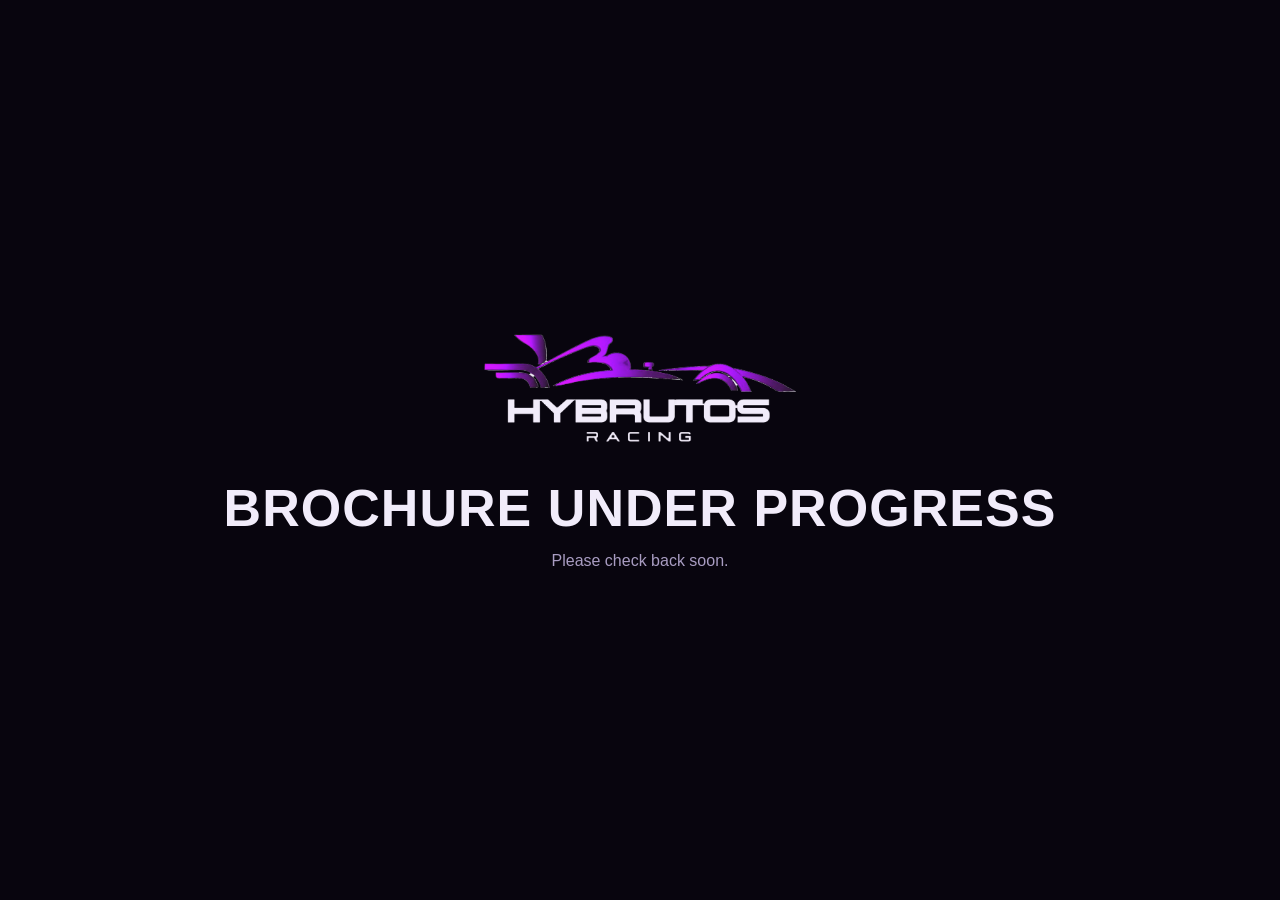
<file: brochure.html>
<!DOCTYPE html>
<html lang="en"><head><meta charset="utf-8"><meta name="viewport" content="width=device-width, initial-scale=1">
<title>Brochure | Hybrutos Racing</title><link rel="icon" type="image/png" href="favicon.png">
<style>html,body{height:100%;margin:0}body{display:grid;place-items:center;background:#08050E;color:#F1ECFA;font-family:'Helvetica Neue',Arial,sans-serif;text-align:center;padding:24px;box-sizing:border-box}
img{width:min(320px,80vw);height:auto;margin-bottom:28px}h1{font-size:clamp(28px,6vw,52px);margin:0;letter-spacing:.02em;text-transform:uppercase}
p{color:#A99DC2;margin:14px 0 0}</style></head>
<body><main><img src="logo.png" alt="Hybrutos Racing"><h1>Brochure under progress</h1><p>Please check back soon.</p></main></body></html>
</file>
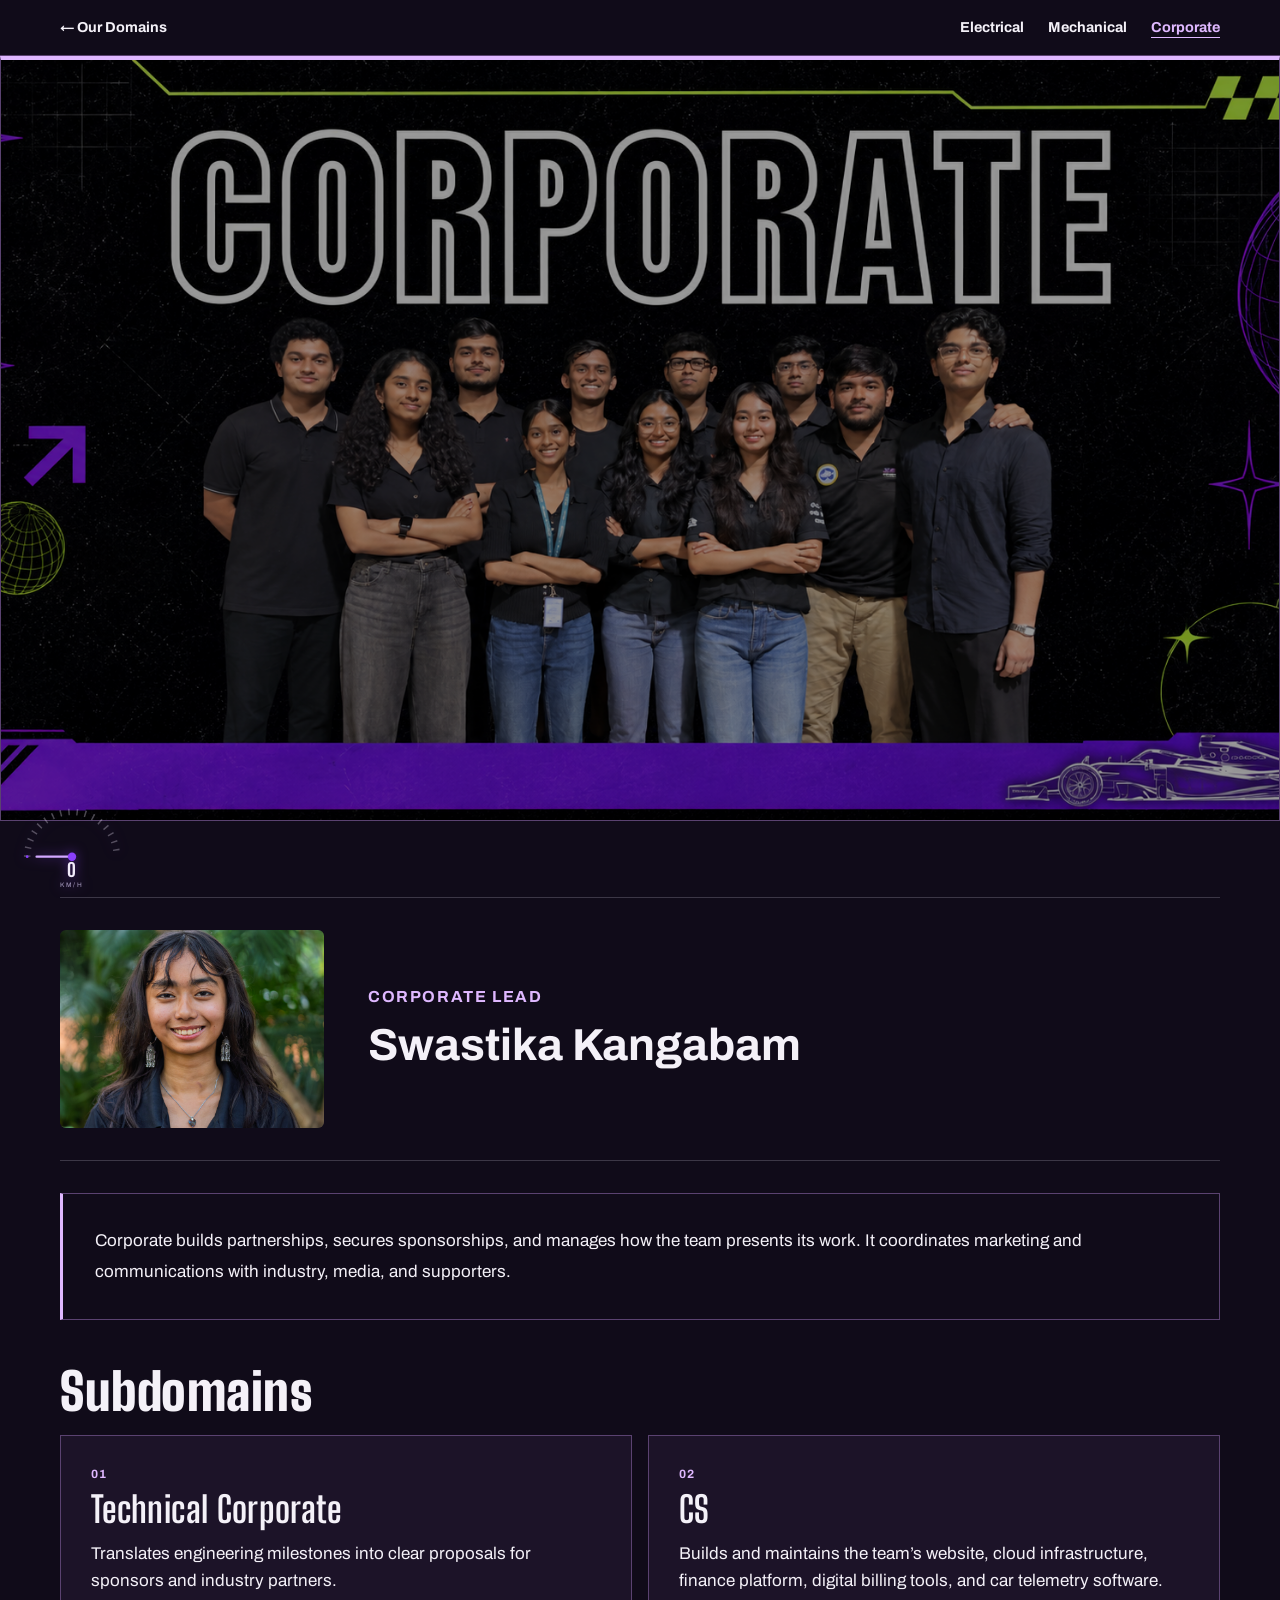
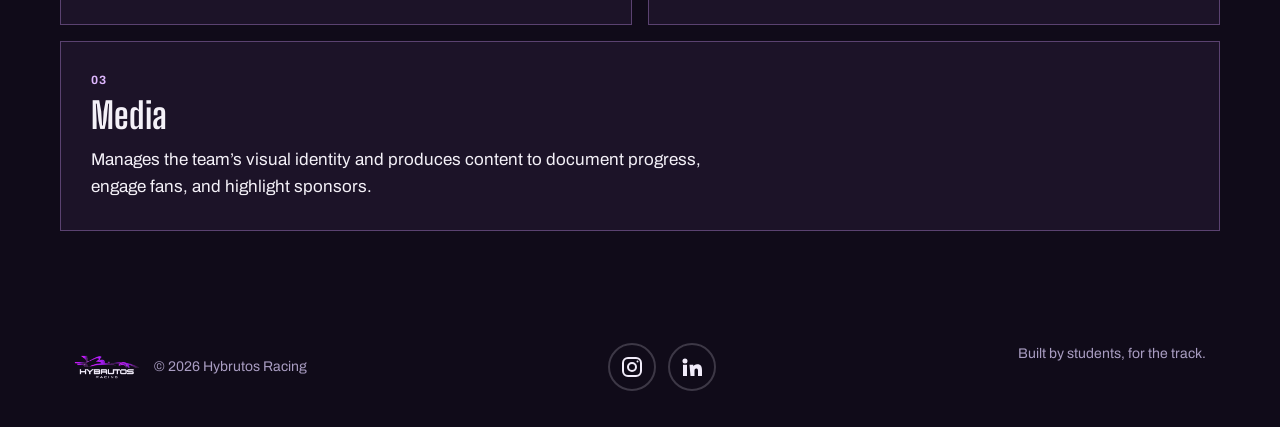
<file: corporate.html>
<!doctype html>
<html lang="en">
<head>
  <meta charset="utf-8">
  <meta name="viewport" content="width=device-width, initial-scale=1">
  <meta name="description" content="Corporate builds partnerships, secures sponsorships, and manages how the team presents its work. It coordinates marketing and communications with industry, media, and supporters.">
  <title>Corporate | Hybrutos Racing</title>
  <link rel="icon" href="favicon.png">
  <link href="https://fonts.googleapis.com/css2?family=Big+Shoulders+Display:wght@700;800;900&amp;family=Archivo:wght@400;500;700&amp;display=swap" rel="stylesheet">
  <link rel="stylesheet" href="style.css">
</head>
<body class="detail-page detail-corporate">
  <div id="wheel" aria-hidden="true">
    <svg viewBox="0 0 64 64">
      <g id="tyre">
        <circle cx="32" cy="32" r="31" fill="#0b0813" stroke="#3b2a63" stroke-width="1.5"/>
        <circle cx="32" cy="32" r="27.5" fill="none" stroke="#241a3a" stroke-width="5" stroke-dasharray="5 3"/>
        <path d="M32 6.5a25.5 25.5 0 0 1 22 12.5" fill="none" stroke="#D2A8FF" stroke-width="3" stroke-linecap="round"/>
        <circle cx="32" cy="32" r="18" fill="#161026" stroke="#8A3FFC" stroke-width="2"/>
        <path d="M32 16v8M32 40v8M16 32h8M40 32h8M20.7 20.7l5.7 5.7M37.6 37.6l5.7 5.7M43.3 20.7l-5.7 5.7M26.4 37.6l-5.7 5.7" stroke="#D2A8FF" stroke-width="2.2" stroke-linecap="round"/>
        <circle cx="32" cy="32" r="5" fill="#8A3FFC"/>
        <circle cx="32" cy="32" r="1.8" fill="#0b0813"/>
      </g>
    </svg>
  </div>

  <div id="speedo" aria-hidden="true">
    <svg viewBox="0 0 120 98">
      <defs>
        <linearGradient id="sg" x1="0" x2="1">
          <stop offset="0" stop-color="#8A3FFC"/>
          <stop offset="1" stop-color="#D2A8FF"/>
        </linearGradient>
      </defs>
      <path d="M12 64A48 48 0 0 1 108 64" fill="none" stroke="rgba(241,236,250,.3)" stroke-width="7" stroke-dasharray="1.6 7.3"/>
      <path id="sarc" d="M12 64A48 48 0 0 1 108 64" fill="none" stroke="url(#sg)" stroke-width="3" stroke-linecap="round" pathLength="100" stroke-dasharray="0 100"/>
      <line id="sneedle" x1="60" y1="64" x2="60" y2="26" stroke="#D2A8FF" stroke-width="2.4" stroke-linecap="round" transform="rotate(-90 60 64)"/>
      <circle cx="60" cy="64" r="4.5" fill="#8A3FFC"/>
      <text id="snum" x="60" y="86" text-anchor="middle" font-size="20" font-weight="800" fill="#F1ECFA" style="font-family:var(--display)">0</text>
      <text x="60" y="96" text-anchor="middle" font-size="7" letter-spacing="2" fill="#A99DC2" style="font-family:var(--body)">KM/H</text>
    </svg>
  </div>

  <header class="detail-top">
    <div class="detail-shell">
      <a href="index.html#teams">← Our Domains</a>
      <nav aria-label="Domains">
        <a href="electrical.html">Electrical</a>
        <a href="mechanical.html">Mechanical</a>
        <a href="corporate.html" aria-current="page">Corporate</a>
      </nav>
    </div>
  </header>
  <main class="detail-shell">
    <header class="detail-hero">
      <img class="detail-background" src="img/corp.png" alt="" aria-hidden="true">
    </header>
    <section class="detail-content" aria-labelledby="subdomains-title">
      <div class="detail-lead detail-lead-below domain-lead-profile">
        <img class="detail-portrait" src="img/domain-corporate.jpg" alt="Swastika Kangabam, Corporate Lead" decoding="async">
        <div><span class="detail-label">Corporate Lead</span><strong>Swastika Kangabam</strong></div>
      </div>
      <p class="domain-description">Corporate builds partnerships, secures sponsorships, and manages how the team presents its work. It coordinates marketing and communications with industry, media, and supporters.</p>
      <h2 id="subdomains-title">Subdomains</h2>
      <div class="detail-grid">
        <article class="detail-card">
          <span class="detail-label" aria-hidden="true">01</span>
          <div><h3>Technical Corporate</h3><p>Translates engineering milestones into clear proposals for sponsors and industry partners.</p></div>
          
        </article>
        <article class="detail-card">
          <span class="detail-label" aria-hidden="true">02</span>
          <div><h3>CS</h3><p>Builds and maintains the team’s website, cloud infrastructure, finance platform, digital billing tools, and car telemetry software.</p></div>
          
        </article>
        <article class="detail-card">
          <span class="detail-label" aria-hidden="true">03</span>
          <div><h3>Media</h3><p>Manages the team’s visual identity and produces content to document progress, engage fans, and highlight sponsors.</p></div>
          
        </article>
      </div>
    </section>
  </main>

  <footer>
    <div class="wrap">
      <span class="flogo">
        <img src="logo.png" alt="" width="66" height="24">
        <span>© 2026 Hybrutos Racing</span>
      </span>

      <span class="social sm">
        <a href="https://www.instagram.com/hybrutosracing/" target="_blank" rel="noopener noreferrer" aria-label="Hybrutos Racing on Instagram">
          <svg viewBox="0 0 24 24" fill="none" stroke="currentColor" stroke-width="2" stroke-linecap="round" stroke-linejoin="round">
            <rect x="3" y="3" width="18" height="18" rx="5"/>
            <circle cx="12" cy="12" r="4"/>
            <circle cx="17.5" cy="6.5" r="1" fill="currentColor" stroke="none"/>
          </svg>
        </a>
        <a href="https://www.linkedin.com/company/hybrutos-racing/home/" target="_blank" rel="noopener noreferrer" aria-label="Hybrutos Racing on LinkedIn">
          <svg viewBox="0 0 24 24" fill="currentColor">
            <path d="M4.98 3.5a2.5 2.5 0 1 1 0 5 2.5 2.5 0 0 1 0-5zM3 9.75h4V21H3zM9.5 9.75h3.8v1.6h.06c.53-1 1.84-2.05 3.8-2.05 4.06 0 4.84 2.67 4.84 6.14V21h-4v-4.9c0-1.17-.02-2.67-1.63-2.67-1.63 0-1.88 1.27-1.88 2.58V21h-4z"/>
          </svg>
        </a>
      </span>

      <span>Built by students, for the track.</span>
    </div>
  </footer>

  <script src="script.js"></script>
</body>
</html>
</file>
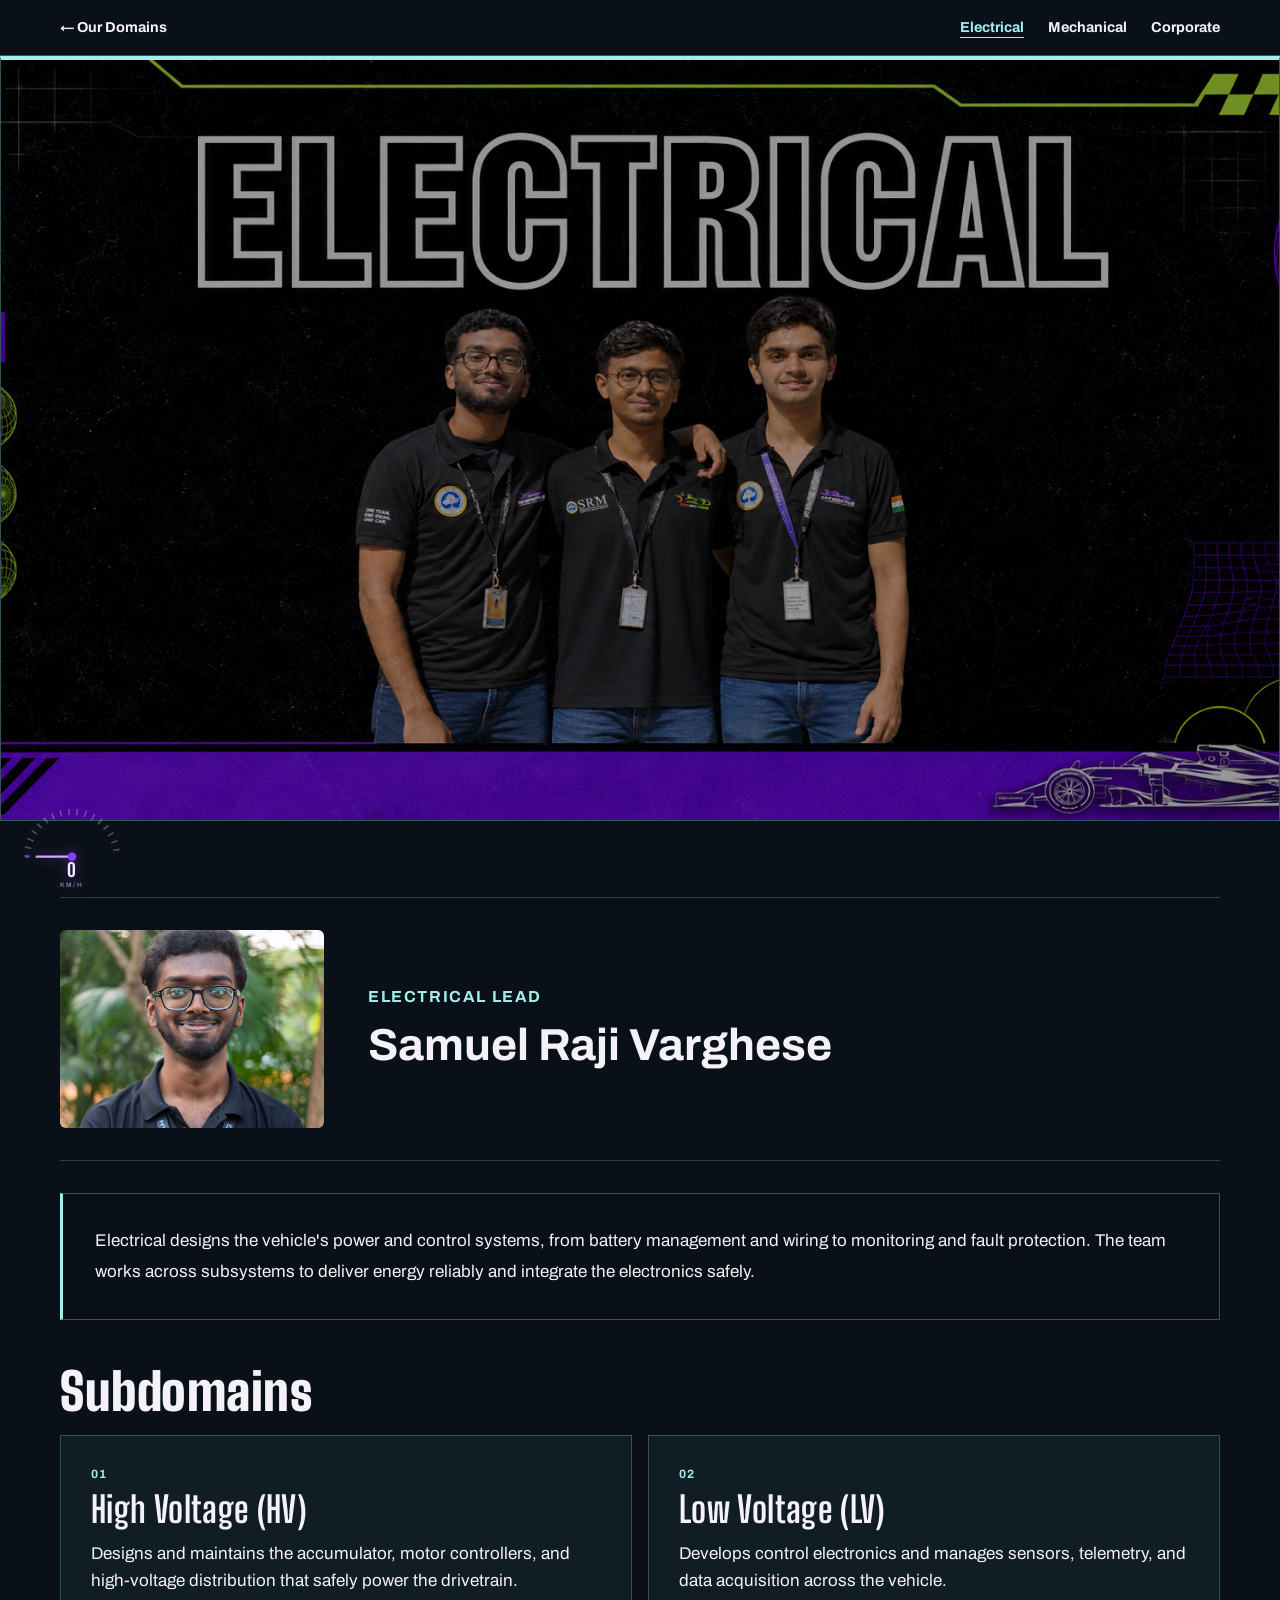
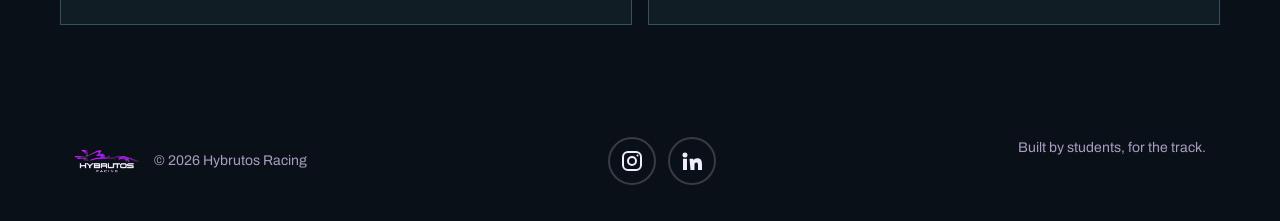
<file: electrical.html>
<!doctype html>
<html lang="en">
<head>
  <meta charset="utf-8">
  <meta name="viewport" content="width=device-width, initial-scale=1">
  <meta name="description" content="Electrical designs the vehicle’s power and control systems, from battery management and wiring to monitoring and fault protection. The team works across subsystems to deliver energy reliably and integrate the electronics safely.">
  <title>Electrical | Hybrutos Racing</title>
  <link rel="icon" href="favicon.png">
  <link href="https://fonts.googleapis.com/css2?family=Big+Shoulders+Display:wght@700;800;900&amp;family=Archivo:wght@400;500;700&amp;display=swap" rel="stylesheet">
  <link rel="stylesheet" href="style.css">
</head>
<body class="detail-page detail-electrical">
  <div id="wheel" aria-hidden="true">
    <svg viewBox="0 0 64 64">
      <g id="tyre">
        <circle cx="32" cy="32" r="31" fill="#0b0813" stroke="#3b2a63" stroke-width="1.5"/>
        <circle cx="32" cy="32" r="27.5" fill="none" stroke="#241a3a" stroke-width="5" stroke-dasharray="5 3"/>
        <path d="M32 6.5a25.5 25.5 0 0 1 22 12.5" fill="none" stroke="#D2A8FF" stroke-width="3" stroke-linecap="round"/>
        <circle cx="32" cy="32" r="18" fill="#161026" stroke="#8A3FFC" stroke-width="2"/>
        <path d="M32 16v8M32 40v8M16 32h8M40 32h8M20.7 20.7l5.7 5.7M37.6 37.6l5.7 5.7M43.3 20.7l-5.7 5.7M26.4 37.6l-5.7 5.7" stroke="#D2A8FF" stroke-width="2.2" stroke-linecap="round"/>
        <circle cx="32" cy="32" r="5" fill="#8A3FFC"/>
        <circle cx="32" cy="32" r="1.8" fill="#0b0813"/>
      </g>
    </svg>
  </div>

  <div id="speedo" aria-hidden="true">
    <svg viewBox="0 0 120 98">
      <defs>
        <linearGradient id="sg" x1="0" x2="1">
          <stop offset="0" stop-color="#8A3FFC"/>
          <stop offset="1" stop-color="#D2A8FF"/>
        </linearGradient>
      </defs>
      <path d="M12 64A48 48 0 0 1 108 64" fill="none" stroke="rgba(241,236,250,.3)" stroke-width="7" stroke-dasharray="1.6 7.3"/>
      <path id="sarc" d="M12 64A48 48 0 0 1 108 64" fill="none" stroke="url(#sg)" stroke-width="3" stroke-linecap="round" pathLength="100" stroke-dasharray="0 100"/>
      <line id="sneedle" x1="60" y1="64" x2="60" y2="26" stroke="#D2A8FF" stroke-width="2.4" stroke-linecap="round" transform="rotate(-90 60 64)"/>
      <circle cx="60" cy="64" r="4.5" fill="#8A3FFC"/>
      <text id="snum" x="60" y="86" text-anchor="middle" font-size="20" font-weight="800" fill="#F1ECFA" style="font-family:var(--display)">0</text>
      <text x="60" y="96" text-anchor="middle" font-size="7" letter-spacing="2" fill="#A99DC2" style="font-family:var(--body)">KM/H</text>
    </svg>
  </div>

  <header class="detail-top">
    <div class="detail-shell">
      <a href="index.html#teams">← Our Domains</a>
      <nav aria-label="Domains">
        <a href="electrical.html" aria-current="page">Electrical</a>
        <a href="mechanical.html">Mechanical</a>
        <a href="corporate.html">Corporate</a>
      </nav>
    </div>
  </header>
  <main class="detail-shell">
    <header class="detail-hero">
      
      <img class="detail-background" src="img/elec.png" alt="" aria-hidden="true">
    </header>
    <section class="detail-content" aria-labelledby="subdomains-title">
      <div class="detail-lead detail-lead-below domain-lead-profile">
        <img class="detail-portrait" src="img/domain-electrical.jpg" alt="Samuel Raji Varghese, Electrical Lead" decoding="async">
        <div><span class="detail-label">Electrical Lead</span><strong>Samuel Raji Varghese</strong></div>
      </div>
      <p class="domain-description">Electrical designs the vehicle's power and control systems, from battery management and wiring to monitoring and fault protection. The team works across subsystems to deliver energy reliably and integrate the electronics safely.</p>
      <h2 id="subdomains-title">Subdomains</h2>
      
      <div class="detail-grid">
        <article class="detail-card">
          <span class="detail-label" aria-hidden="true">01</span>
          <div><h3>High Voltage (HV)</h3><p>Designs and maintains the accumulator, motor controllers, and high-voltage distribution that safely power the drivetrain.</p></div>
          
        </article>
        <article class="detail-card">
          <span class="detail-label" aria-hidden="true">02</span>
          <div><h3>Low Voltage (LV)</h3><p>Develops control electronics and manages sensors, telemetry, and data acquisition across the vehicle.</p></div>
          
        </article>
      </div>
    </section>
  </main>

  <footer>
    <div class="wrap">
      <span class="flogo">
        <img src="logo.png" alt="" width="66" height="24">
        <span>© 2026 Hybrutos Racing</span>
      </span>

      <span class="social sm">
        <a href="https://www.instagram.com/hybrutosracing/" target="_blank" rel="noopener noreferrer" aria-label="Hybrutos Racing on Instagram">
          <svg viewBox="0 0 24 24" fill="none" stroke="currentColor" stroke-width="2" stroke-linecap="round" stroke-linejoin="round">
            <rect x="3" y="3" width="18" height="18" rx="5"/>
            <circle cx="12" cy="12" r="4"/>
            <circle cx="17.5" cy="6.5" r="1" fill="currentColor" stroke="none"/>
          </svg>
        </a>
        <a href="https://www.linkedin.com/company/hybrutos-racing/home/" target="_blank" rel="noopener noreferrer" aria-label="Hybrutos Racing on LinkedIn">
          <svg viewBox="0 0 24 24" fill="currentColor">
            <path d="M4.98 3.5a2.5 2.5 0 1 1 0 5 2.5 2.5 0 0 1 0-5zM3 9.75h4V21H3zM9.5 9.75h3.8v1.6h.06c.53-1 1.84-2.05 3.8-2.05 4.06 0 4.84 2.67 4.84 6.14V21h-4v-4.9c0-1.17-.02-2.67-1.63-2.67-1.63 0-1.88 1.27-1.88 2.58V21h-4z"/>
          </svg>
        </a>
      </span>

      <span>Built by students, for the track.</span>
    </div>
  </footer>

  <script src="script.js"></script>
</body>
</html>
</file>
<file: style.css>
:root {
  --bg: #08050E;
  --panel: #150E26;
  --ink: #F1ECFA;
  --mute: #A99DC2;
  --fire: #8A3FFC;
  --volt: #D2A8FF;
  --line: rgba(241,236,250,.2);
  --road: #000000;
  --road-line: #8A3FFC;
  --display: 'Big Shoulders Display','Arial Narrow','Impact',sans-serif;
  --body: 'Archivo','Helvetica Neue',Arial,sans-serif;
  color-scheme: dark;
  box-sizing: border-box;
  padding-top: env(safe-area-inset-top,0px);
  padding-bottom: env(safe-area-inset-bottom,0px);
}

html {
  scroll-behavior: smooth;
  scroll-padding-top: calc(env(safe-area-inset-top,0px) + 64px);
}

* { box-sizing: border-box; }

body {
  margin: 0;
  background: var(--bg);
  color: var(--ink);
  font-family: var(--body);
  font-size: 17px;
  line-height: 1.6;
  overflow-x: hidden;
}

a { color: inherit; }

:focus-visible {
  outline: 3px solid var(--volt);
  outline-offset: 3px;
}

h1, h2, h3 {
  font-family: var(--display);
  margin: 0;
  line-height: .92;
  letter-spacing: .01em;
}

h2 {
  font-size: clamp(44px,8vw,96px);
  font-weight: 900;
}

p { max-width: 62ch; }

.wrap {
  max-width: 1180px;
  margin: 0 auto;
  padding: 0 24px;
}

/* Progress bar */

#rev {
  position: fixed;
  left: 0;
  top: env(safe-area-inset-top,0px);
  height: 5px;
  width: 0;
  z-index: 30;
  background: linear-gradient(90deg,var(--fire) 0 50%,var(--volt) 50%);
}

/* Navigation */

nav {
  position: sticky;
  top: env(safe-area-inset-top,0px);
  z-index: 20;
  background: var(--bg);
  border-bottom: 1px solid var(--line);
}

body::before {
  content: "";
  position: fixed;
  inset: 0 0 auto;
  height: env(safe-area-inset-top,0px);
  z-index: 25;
  background: var(--bg);
}

nav .wrap {
  display: flex;
  align-items: center;
  justify-content: space-between;
  height: 58px;
}

.logo {
  display: flex;
  align-items: center;
  font-family: var(--display);
  font-weight: 900;
  font-size: 26px;
  text-decoration: none;
  letter-spacing: .02em;
}

.logo b { color: var(--fire); }

.logo i {
  color: var(--volt);
  font-style: normal;
}

.logo img {
  height: 30px;
  width: auto;
  display: block;
  transition: transform .25s;
}

.logo:hover img { transform: scale(1.05); }

nav ul {
  display: flex;
  gap: 20px;
  list-style: none;
  margin: 0;
  padding: 0;
  font-weight: 500;
  font-size: 14px;
  min-width: 0;
}

nav a { text-decoration: none; }

nav ul a {
  padding: 6px 0;
  border-bottom: 2px solid transparent;
  transition: color .2s,border-color .2s;
}

nav ul a:hover { color: var(--fire); }

nav ul a.cur {
  color: var(--volt);
  border-bottom-color: var(--fire);
}

nav ul a.ext { color: var(--volt); }

@media (max-width:1000px) {
  nav ul {
    gap: 14px;
    overflow-x: auto;
    white-space: nowrap;
  }
}

@media (max-width:640px) {
  nav ul {
    gap: 12px;
    font-size: 13px;
    overflow-x: auto;
  }

  .logo { font-size: 20px; }
  .logo img { height: 24px; }
}

/* Hero */

.hero {
  background: radial-gradient(
    ellipse 60% 50% at 80% 90%,
    rgba(138,63,252,.35),
    transparent 70%
  );
  position: relative;
  min-height: calc(100svh - 58px);
  display: flex;
  flex-direction: column;
  justify-content: flex-end;
  overflow: hidden;
  padding-top: 40px;
}

.hero h1 {
  font-family: 'Racing Sans One','Big Shoulders Display','Arial Narrow',Impact,sans-serif;
  font-weight: 400;
  font-size: clamp(54px,13vw,200px);
  line-height: .9;
  letter-spacing: .01em;
  text-transform: uppercase;
}

.hero h1 > span {
  display: block;
  overflow: hidden;
  padding-top: .1em;
  margin-top: -.1em;
  padding-bottom: .06em;
}

.hero h1 span > em {
  display: block;
  font-style: normal;
  transform: translateY(105%);
  animation: rise .9s cubic-bezier(.2,.8,.2,1) forwards;
}

.hero h1 span:nth-child(2) em {
  animation-delay: .18s;
  color: transparent;
  -webkit-text-stroke: 0;
}

.hero h1 .split { color: transparent; }

.hero h1 .l {
  color: #8A3FFC;
  animation: tint 4s ease-in-out infinite;
  animation-delay: calc(var(--i)*.22s - 4s);
}

@keyframes rise {
  to { transform: none; }
}

@keyframes tint {
  0%,100% { color: #8A3FFC; }
  35% { color: #D2A8FF; }
  65% { color: #F5EEFF; }
}

.slogan {
  font-family: 'Oswald','Arial Narrow',sans-serif;
  font-weight: 500;
  letter-spacing: .3em;
  text-transform: uppercase;
  font-size: clamp(13px,1.5vw,19px);
  color: var(--volt);
  margin: 28px 0 0;
  opacity: 0;
  animation: fade .8s .55s forwards;
}

.slogan i {
  font-style: normal;
  color: var(--fire);
  margin: 0 .4em;
}

.tag {
  font-family: 'Outfit','Helvetica Neue',Arial,sans-serif;
  font-weight: 300;
  font-size: clamp(17px,1.55vw,21px);
  line-height: 1.65;
  color: #C9BEE0;
  max-width: 50ch;
  margin: 10px 0 0;
  opacity: 0;
  animation: fade .8s .7s forwards;
}

@keyframes fade {
  to { opacity: 1; }
}

.cta {
  display: inline-block;
  margin-top: 22px;
  padding: 14px 26px;
  background: var(--fire);
  color: #fff;
  font-weight: 700;
  text-decoration: none;
  border-radius: 2px;
  transition: transform .15s,background .15s;
}

.cta:hover {
  transform: translateY(-3px);
  background: var(--ink);
  color: var(--bg);
}

.cta.alt {
  background: transparent;
  color: var(--ink);
  border: 2px solid var(--ink);
  margin-left: 10px;
}

.hero .cta {
  margin-top: 26px;
  padding: 10px 22px;
  font-size: 14px;
  font-weight: 500;
  letter-spacing: .04em;
  background: rgba(138,63,252,.14);
  color: var(--volt);
  border: 1px solid rgba(210,168,255,.25);
  border-radius: 999px;
  transition: background .2s,color .2s,border-color .2s;
}

.hero .cta.alt {
  margin-left: 8px;
  background: transparent;
  color: var(--mute);
  border: 1px solid var(--line);
}

.hero .cta:hover {
  background: rgba(138,63,252,.32);
  color: #fff;
  border-color: rgba(210,168,255,.5);
  transform: none;
}

button.cta {
  border: 0;
  font: inherit;
  font-weight: 700;
  cursor: pointer;
}

/* Animated car */

.track {
  position: relative;
  height: 150px;
  margin-top: 20px;
}

.road {
  position: absolute;
  left: 0;
  right: 0;
  bottom: 0;
  height: 34px;
  background: var(--road);
}

.road::after {
  content: "";
  position: absolute;
  left: 0;
  right: 0;
  top: 15px;
  height: 4px;
  background: repeating-linear-gradient(
    90deg,
    var(--road-line) 0 46px,
    transparent 46px 92px
  );
  animation: dash .5s linear infinite;
}

@keyframes dash {
  to { background-position: -92px 0; }
}

.car {
  position: absolute;
  bottom: 26px;
  left: 0;
  width: min(470px,70vw);
  transform: translateX(-120%);
  animation: drive 1.6s .3s cubic-bezier(.15,.7,.2,1) forwards;
}

@keyframes drive {
  to {
    transform: translateX(calc(100vw - min(470px,70vw) - 7vw));
  }
}

.car svg {
  display: block;
  width: 100%;
  overflow: visible;
  animation: bob .35s ease-in-out infinite alternate;
}

@keyframes bob {
  to { transform: translateY(-1.5px); }
}

.wheel {
  transform-box: fill-box;
  transform-origin: center;
  animation: spin .35s linear infinite;
}

@keyframes spin {
  to { transform: rotate(360deg); }
}

.streak {
  position: absolute;
  height: 3px;
  border-radius: 2px;
  right: 100%;
  animation: streak .7s linear infinite;
}

.streak.a {
  top: 52px;
  width: 120px;
  background: var(--fire);
}

.streak.b {
  top: 64px;
  width: 90px;
  background: var(--volt);
  animation-delay: .25s;
}

@keyframes streak {
  0% {
    opacity: 0;
    transform: translateX(20px);
  }
  30% { opacity: 1; }
  100% {
    opacity: 0;
    transform: translateX(-70px);
  }
}

/* Pages and sections */

.page {
  display: none;
  min-height: 60vh;
}

.page.on {
  display: block;
  animation: pg .4s ease-out;
}

@keyframes pg {
  from {
    opacity: 0;
    transform: translateY(12px);
  }
}

section { padding: 110px 0; }

.lead {
  font-size: clamp(22px,3vw,34px);
  line-height: 1.35;
  font-weight: 500;
  max-width: 30ch;
}

/* About */

.about {
  display: grid;
  grid-template-columns: 1.2fr 1fr;
  gap: 60px;
  align-items: start;
}

.about .two {
  display: grid;
  gap: 18px;
}

.about .two div {
  padding: 18px 20px;
  border-left: 6px solid var(--fire);
  background: var(--panel);
}

.about .two div:last-child {
  border-left-color: var(--volt);
}

.about h3 {
  font-size: 30px;
  font-weight: 800;
  margin-bottom: 4px;
}

.about p {
  margin: 0;
  color: var(--mute);
  font-size: 16px;
}

@media (max-width:820px) {
  .about {
    grid-template-columns: 1fr;
    gap: 30px;
  }
}

/* Home leadership and domains */

.home-team {
  padding-top: 30px;
}

.leadership-grid,
.domains-grid {
  padding-top: 80px;
  display: grid;
  gap: 20px;
  margin-top: 36px;
}

.leadership-grid {
  grid-template-columns: repeat(3,minmax(0,1fr));
  margin-bottom: 100px;
}

.domains-grid {
  grid-template-columns: repeat(2,minmax(0,1fr));
}

.home-box {
  padding: 32px 26px;
  background: var(--panel);
  border: 1px solid var(--line);
  border-top: 4px solid var(--fire);
  border-radius: 12px;
}

.home-box:nth-child(even) {
  border-top-color: var(--volt);
}

.home-box h3 {
  font-size: clamp(28px,3vw,38px);
  font-weight: 800;
  color: var(--volt);
}

.home-box p {
  margin: 16px 0 0;
  color: var(--mute);
  font-size: 16px;
}

@media (max-width:760px) {
  .leadership-grid,
  .domains-grid {
    grid-template-columns: 1fr;
  }

  .leadership-grid {
    margin-bottom: 56px;
  }
}

/* Car specifications */

.car-sec {
  background: #2A0F5C;
  color: var(--ink);
}

.car-sec .wrap {
  display: grid;
  grid-template-columns: 1fr 1fr;
  gap: 60px;
  align-items: center;
}

.specs {
  margin: 0;
  padding: 0;
  list-style: none;
}

.specs li {
  display: flex;
  justify-content: space-between;
  gap: 20px;
  padding: 16px 0;
  border-bottom: 1px solid rgba(233,231,225,.25);
}

@media (hover: hover) {
  .specs li:hover {
    background-color: rgba(210,168,255,.1);
    border-bottom-color: var(--volt);
  }

  .specs li:hover span:first-child {
    color: var(--ink);
  }
}

@media (hover: hover) and (prefers-reduced-motion: no-preference) {
  .specs li {
    transition: background-color 180ms ease, border-color 180ms ease;
  }
}

.specs li span:first-child {
  color: rgba(233,231,225,.65);
}

.specs li span:last-child {
  font-family: var(--display);
  font-size: clamp(20px,2.4vw,28px);
  font-weight: 800;
  text-align: right;
  max-width: 62%;
}

@media (max-width:820px) {
  .car-sec .wrap {
    grid-template-columns: 1fr;
    gap: 30px;
  }
}

/* Teams */

.teams details {
  border-top: 1px solid var(--line);
}

.teams details:last-child {
  border-bottom: 1px solid var(--line);
}

.teams summary {
  list-style: none;
  cursor: pointer;
  display: flex;
  justify-content: space-between;
  align-items: center;
  padding: 22px 0;
  font-family: var(--display);
  font-weight: 800;
  font-size: clamp(34px,5vw,58px);
  line-height: 1;
  transition: color .2s,padding .25s;
}

.teams summary::-webkit-details-marker {
  display: none;
}

.teams summary::after {
  content: "+";
  font-size: .8em;
  transition: transform .3s;
  color: var(--fire);
}

.teams details[open] summary::after {
  transform: rotate(45deg);
}

.teams summary:hover {
  color: var(--volt);
  padding-left: 12px;
}

.teams details p {
  margin: 0 0 26px;
  color: var(--mute);
  max-width: 60ch;
}

/* Goal */

.goals {
  display: grid;
  grid-template-columns: 1fr 1fr;
  gap: 20px;
  margin: 44px 0 90px;
}

.goals div {
  padding: 22px 24px;
  background: var(--panel);
  border-left: 6px solid var(--fire);
}

.goals div:nth-child(even) {
  border-left-color: var(--volt);
}

.goals h3 {
  font-size: 32px;
  font-weight: 800;
  margin-bottom: 6px;
}

.goals p {
  margin: 0;
  color: var(--mute);
  font-size: 16px;
}

.line {
  position: relative;
  display: grid;
  grid-template-columns: repeat(4,1fr);
  gap: 20px;
  margin-top: 70px;
}

.line::before {
  content: "";
  position: absolute;
  left: 0;
  right: 0;
  top: 9px;
  height: 3px;
  background: linear-gradient(90deg,var(--fire),var(--volt));
}

.line div {
  position: relative;
  padding-top: 38px;
}

.line div::before {
  content: "";
  position: absolute;
  top: 0;
  left: 0;
  width: 21px;
  height: 21px;
  border-radius: 50%;
  background: var(--bg);
  border: 4px solid var(--ink);
}

.line h3 {
  font-size: 30px;
  font-weight: 800;
}

.line p {
  margin: 6px 0 0;
  color: var(--mute);
  font-size: 15px;
}

@media (max-width:760px) {
  .line {
    grid-template-columns: 1fr 1fr;
    row-gap: 40px;
  }

  .line::before { display: none; }
}

/* Achievements */

#p-achievements section {
  padding: 44px 0 50px;
}

#p-achievements h2 {
  font-size: clamp(40px,6vw,72px);
}

.years {
  display: flex;
  gap: 2px;
  flex-wrap: wrap;
  justify-content: center;
  width: max-content;
  max-width: 100%;
  margin: 18px auto;
  padding: 5px;
  background: var(--panel);
  border-radius: 32px;
}

.years button {
  border: 0;
  background: none;
  color: var(--mute);
  font: inherit;
  font-weight: 500;
  padding: 8px 17px;
  border-radius: 999px;
  cursor: pointer;
  transition: background .2s,color .2s;
}

.years button:hover {
  color: var(--ink);
}

.years button[aria-selected=true] {
  background: var(--fire);
  color: #fff;
  font-weight: 700;
}

.ach {
  display: grid;
  grid-template-columns: minmax(0,1fr) minmax(0,1.6fr);
  gap: 24px;
  padding: 18px;
  background: var(--panel);
  border: 1px solid var(--line);
  border-radius: 18px;
}

.ach img {
  width: 100%;
  aspect-ratio: 4/3;
  object-fit: cover;
  border: 4px solid var(--fire);
  border-radius: 14px;
  display: block;
}

.ach h3 {
  font-size: 34px;
  font-weight: 800;
  color: var(--volt);
  margin-bottom: 10px;
}

.aw {
  display: flex;
  gap: 16px;
  align-items: center;
  padding: 11px 16px;
  margin-bottom: 9px;
  background: var(--bg);
  border: 1px solid var(--line);
  border-radius: 12px;
}

.aw i {
  flex: none;
  width: 38px;
  height: 38px;
  border-radius: 50%;
  background: repeating-conic-gradient(
    #111 0 25%,
    #fff 0 50%
  ) 50%/19px 19px;
}

.aw b {
  display: block;
  font-size: 18px;
}

.aw span {
  color: var(--volt);
  font-size: 17px;
}

.none { color: var(--mute); }

.foot {
  margin-top: 10px;
  color: var(--mute);
  font-size: 15px;
  text-align: center;
}

/* Sponsors */

.tiers {
  display: grid;
  grid-template-columns: repeat(3,1fr);
  gap: 20px;
  margin: 44px 0 36px;
  align-items: stretch;
}

.tier {
  --tier-highlight: linear-gradient(180deg, rgba(138,63,252,.28), var(--panel) 60%);
  padding: 22px 28px;
  background: var(--panel);
  border-top: 6px solid var(--volt);
}

.tier.t1 {
  border-top-color: var(--fire);
  background-image: var(--tier-highlight);
}

@media (hover: hover) {
  .tier:hover {
    z-index: 1;
    border-top-color: var(--fire);
    background-image: var(--tier-highlight);
    box-shadow: 0 12px 28px rgba(138,63,252,.24);
  }
}

@media (hover: hover) and (prefers-reduced-motion: no-preference) {
  .tier {
    transition: transform 200ms ease, border-color 200ms ease, box-shadow 200ms ease;
  }

  .tier:hover {
    transform: translateY(-3px) scale(1.035);
  }
}

.tier span {
  font-weight: 700;
  color: var(--volt);
  font-size: 13px;
  letter-spacing: .12em;
  text-transform: uppercase;
}

.tier h3 {
  font-size: 44px;
  font-weight: 900;
  margin: 4px 0 14px;
}

.tier ul {
  margin: 0;
  padding: 0;
  list-style: none;
  display: grid;
  gap: 7px;
  font-size: 15px;
  line-height: 1.45;
  color: var(--mute);
}

.tier li {
  padding-left: 18px;
  position: relative;
}

.tier li::before {
  content: "";
  position: absolute;
  left: 0;
  top: .6em;
  width: 7px;
  height: 7px;
  background: var(--fire);
}

@media (max-width:900px) {
  .tiers { grid-template-columns: 1fr; }
}

.current-sponsors {
  margin-top: clamp(48px, 7vw, 84px);
  padding: 0;
}

#current-sponsors-title {
  font-size: clamp(2rem, 6vw, 5.625rem);
  line-height: 1;
}

.sponsor-logos {
  margin-top: 28px;
  display: grid;
  grid-template-columns: repeat(3, minmax(0, 1fr));
  gap: 20px;
  align-items: start;
}

.team-partner-card {
  position: relative;
  padding: 30px;
  border: 1px solid rgba(255, 255, 255, .24);
  border-radius: 20px;
  background: transparent;
  box-shadow: 0 18px 36px rgba(0, 0, 0, .3);
}

.team-partner-card h4 {
  margin: 0 0 30px;
  padding-bottom: 20px;
  border-bottom: 1px solid rgba(211, 175, 255, 0.3);
  text-align: center;
  font: 800 30px/1.1 var(--display);
}

.gold-heading {
  color: #efd180;
}

.silver-heading {
  color: #e0e0ed;
}

.bronze-heading {
  color: #d99a70;
}

.logo-grid {
  display: grid;
  gap: 28px;
  justify-items: center;
  align-items: center;
}

.logo-grid img {
  display: block;
  width: 100%;
  max-width: 260px;
  height: 110px;
  object-fit: contain;
}


/* A fine, unblurred outline separates dark logo artwork from the cards. */
.logo-grid img.logo-light-outline {
  filter: drop-shadow(.5px 0 0 rgba(255, 255, 255, .7)) drop-shadow(-.5px 0 0 rgba(255, 255, 255, .7)) drop-shadow(0 .5px 0 rgba(255, 255, 255, .7)) drop-shadow(0 -.5px 0 rgba(255, 255, 255, .7));
}

@media (hover: hover) {
  .logo-grid img:hover {
    filter: brightness(1.1);
  }
  .logo-grid img.logo-light-outline:hover {
    filter: brightness(1.1) drop-shadow(.5px 0 0 rgba(255, 255, 255, .7)) drop-shadow(-.5px 0 0 rgba(255, 255, 255, .7)) drop-shadow(0 .5px 0 rgba(255, 255, 255, .7)) drop-shadow(0 -.5px 0 rgba(255, 255, 255, .7));
  }
}

@media (hover: hover) and (prefers-reduced-motion: no-preference) {
  .logo-grid img {
    transition: transform 180ms ease, filter 180ms ease;
  }

  .logo-grid img:hover {
    transform: translateY(-3px) scale(1.04);
  }
}

@media (max-width: 800px) {
  .sponsor-logos {
    grid-template-columns: 1fr;
  }
}

/* Contact */

.contact {
  display: grid;
  grid-template-columns: 1fr 1fr;
  gap: 60px;
  align-items: start;
}

.cl {
  list-style: none;
  margin: 26px 0;
  padding: 0;
}

.cl li {
  display: flex;
  gap: 18px;
  padding: 14px 0;
  border-bottom: 1px solid var(--line);
}

.cl li span {
  width: 70px;
  color: var(--mute);
}

.team {
  width: 100%;
  border-radius: 14px;
  border: 4px solid var(--fire);
  display: block;
  margin-top: 24px;
}

#cf {
  display: grid;
  gap: 16px;
}

#cf label {
  display: grid;
  gap: 6px;
  font-weight: 500;
  font-size: 15px;
}

#cf input,
#cf select,
#cf textarea {
  font: inherit;
  padding: 12px 14px;
  background: var(--panel);
  color: var(--ink);
  border: 1px solid var(--line);
  border-radius: 4px;
}

#cf input:focus,
#cf select:focus,
#cf textarea:focus {
  border-color: var(--volt);
}

#cf .cta {
  justify-self: start;
  margin: 0;
}

.note {
  margin: 0;
  color: var(--mute);
  font-size: 14px;
}

@media (max-width:820px) {
  .goals,
  .ach,
  .contact {
    grid-template-columns: 1fr;
  }

  .ach h3 { font-size: 34px; }
  .contact { gap: 34px; }
}

/* Social icons */

.social {
  display: flex;
  gap: 12px;
  align-items: center;
}

.social a {
  width: 44px;
  height: 44px;
  display: grid;
  place-items: center;
  border: 2px solid var(--line);
  border-radius: 50%;
  color: var(--ink);
  transition: background .2s,border-color .2s,transform .2s;
}

.social a:hover {
  background: var(--fire);
  border-color: var(--fire);
  color: #fff;
  transform: translateY(-3px);
}

.social svg {
  width: 21px;
  height: 21px;
  display: block;
}

/* Larger footer socials */

.social.sm a {
  width: 48px;
  height: 48px;
}

.social.sm svg {
  width: 24px;
  height: 24px;
}

/* Footer */

.join { background: var(--panel); }
.join h2 { margin-bottom: 20px; }

footer {
  padding: 36px 0;
  font-size: 14px;
  color: var(--mute);
}

footer .wrap {
  display: flex;
  justify-content: space-between;
  flex-wrap: wrap;
  gap: 12px;
}

.flogo {
  display: flex;
  align-items: center;
  gap: 14px;
}

.flogo img {
  height: 24px;
  width: auto;
  display: block;
}

/* Tyre cursor */

#wheel {
  display: none;
  position: fixed;
  left: 0;
  top: 0;
  width: 34px;
  height: 34px;
  margin: -17px 0 0 -17px;
  pointer-events: none;
  z-index: 9999;
  opacity: 0;
  transition: opacity .2s;
  filter: drop-shadow(0 0 7px rgba(138,63,252,.7));
}

#wheel svg {
  width: 100%;
  height: 100%;
  display: block;
  transition: transform .15s;
}

#wheel.hot svg { transform: scale(1.3); }
#wheel.down svg { transform: scale(.82); }

.has-wheel,
.has-wheel * {
  cursor: none !important;
}

.has-wheel #wheel { display: block; }

/* Speedometer */

#speedo {
  display: none;
  position: fixed;
  left: calc(16px + env(safe-area-inset-left,0px));
  bottom: calc(12px + env(safe-area-inset-bottom,0px));
  width: 112px;
  pointer-events: none;
  z-index: 40;
  filter: drop-shadow(0 0 6px rgba(138,63,252,.55));
}

#speedo svg {
  display: block;
  width: 100%;
  height: auto;
}

.has-wheel #speedo { display: block; }

/* Reduced motion */

@media (prefers-reduced-motion:reduce) {
  * {
    animation-duration: .01ms !important;
    animation-iteration-count: 1 !important;
    scroll-behavior: auto !important;
  }

  .hero h1 span > em { transform: none; }
  .tag, .slogan { opacity: 1; }

  .car {
    transform: translateX(calc(100vw - min(470px,70vw) - 7vw));
  }
}
.leadership-grid .home-box {
  transition:
    transform 0.3s ease,
    box-shadow 0.3s ease,
    border-color 0.3s ease,
    background 0.3s ease;
}

.leadership-grid .home-box:hover {
  transform: translateY(-8px);
  background: #201334;
  border-color: var(--volt);
  box-shadow: 0 12px 30px rgba(138, 63, 252, 0.3);
}

@media (prefers-reduced-motion: reduce) {
  .leadership-grid .home-box {
    transition: none;
  }

  .leadership-grid .home-box:hover {
    transform: none;
  }
}
#leadership {
  padding: clamp(56px, 8vw, 126px) max(20px, 5vw);
  background: radial-gradient(ellipse at 0% 0%, var(--panel), var(--bg) 68%);
  color: var(--ink);
}

.leadership-layout {
  display: grid;
  grid-template-columns: minmax(0, 1fr) minmax(0, 2fr);
  align-items: start;
  gap: clamp(28px, 5vw, 80px);
  max-width: 1320px;
  margin-inline: auto;
}

.leadership-heading {
  padding-top: 20px;
  border-top: 3px solid var(--volt);
}

#leadership .leadership-kicker,
#leadership .leadership-role {
  margin: 0 0 6px;
  color: var(--volt);
  font: 700 0.75rem/1.3 var(--body);
  letter-spacing: 0.13em;
  text-transform: uppercase;
}

#leadership h2 {
  margin: 0;
  color: inherit;
  font: 900 clamp(3rem, 6vw, 6rem)/1 var(--display);
  letter-spacing: -0.025em;
  text-transform: uppercase;
}

#leadership h2::after {
  display: none;
}

.leadership-cards {
  border-top: 1px solid var(--line);
}

.leadership-card {
  display: grid;
  grid-template-columns: clamp(96px, 12vw, 176px) minmax(0, 1fr) auto;
  align-items: center;
  gap: clamp(12px, 2vw, 28px);
  padding: clamp(12px, 1.6vw, 22px) 0;
  border-bottom: 1px solid var(--line);
}

.leadership-portrait {
  display: block;
  width: 100%;
  aspect-ratio: 4 / 3;
  object-fit: cover;
  object-position: center 35%;
  border-radius: 4px;
}

#leadership h3 {
  margin: 0;
  color: inherit;
  font: 700 clamp(1.1rem, 2vw, 2rem)/1.15 var(--body);
  letter-spacing: -0.025em;
  text-transform: none;
  overflow-wrap: anywhere;
}

.leadership-number {
  color: var(--volt);
  font: 800 clamp(1.4rem, 3vw, 3rem)/1 var(--display);
  font-variant-numeric: tabular-nums;
}

@media (hover: hover) {
  .leadership-card:hover {
    background-color: var(--panel);
    border-bottom-color: var(--volt);
  }

  .leadership-card:hover .leadership-portrait {
    box-shadow: 0 0 0 1px var(--volt);
  }
}

@media (hover: hover) and (prefers-reduced-motion: no-preference) {
  .leadership-card {
    transition: background-color 220ms ease, border-color 220ms ease;
  }

  .leadership-portrait {
    transition: transform 220ms ease, box-shadow 220ms ease;
  }

  .leadership-card:hover .leadership-portrait {
    transform: scale(1.03);
  }
}

@media (max-width: 900px) {
  .leadership-layout {
    grid-template-columns: minmax(0, 1fr);
  }
}


/* Domains on the Teams page */
#domains {
  --domain-accent: #d2a8ff;
  padding: clamp(48px, 7vw, 96px) 0;
  background: radial-gradient(ellipse at top, #281642, #0d0916 74%);
  color: #f6efff;
}

#domains-title {
  margin: 0 0 clamp(24px, 4vw, 44px);
  font: 900 clamp(2.8rem, 7vw, 5.4rem)/1 var(--display);
  text-align: center;
  text-transform: uppercase;
}

.domain-grid {
  display: grid;
  grid-template-columns: repeat(4, minmax(0, 1fr));
  gap: clamp(32px, 6vw, 76px);
  max-width: 1040px;
  margin: 0 auto;
  padding: 0;
}

.domain-box {
  grid-column: span 2;
  border: 1px solid #60477c;
  border-left: 4px solid #a774e3;
  background: #211333;
}

.domain-box::marker {
  content: "";
}

.domain-box:first-child {
  grid-column: 2 / span 2;
}

.domain-link {
  position: relative;
  display: flex;
  align-items: center;
  gap: clamp(14px, 2vw, 28px);
  height: 100%;
  padding-block: clamp(20px, 3vw, 36px);
  padding-inline: clamp(16px, 3vw, 36px) clamp(32px, 4vw, 48px);
  text-decoration: none;
}

.domain-link:focus-visible {
  outline-offset: 5px;
}

.domain-arrow {
  position: absolute;
  top: 10px;
  right: 14px;
  color: var(--domain-accent);
}

.domain-index {
  flex-shrink: 0;
  color: #ae77e0;
  font: 900 clamp(2rem, 5vw, 4rem)/1 var(--display);
  font-variant-numeric: tabular-nums;
}

.domain-box h3 {
  margin: 0;
  overflow-wrap: anywhere;
  color: inherit;
  font: 800 clamp(1.5rem, 3.5vw, 2.75rem)/1.08 var(--display);
}

@media (hover: hover) {
  .domain-box:hover, .domain-box:focus-within {
    border-color: var(--domain-accent);
    background: #32204d;
    box-shadow: 0 8px 28px rgba(138, 63, 252, 0.26);
  }
}

@media (hover: hover) and (prefers-reduced-motion: no-preference) {
  .domain-box {
    transition: transform 200ms ease, background-color 200ms ease,
      border-color 200ms ease, box-shadow 200ms ease;
  }

  .domain-box:hover, .domain-box:focus-within {
    transform: translateY(-4px);
  }
}

@media (max-width: 700px) {
  .domain-grid {
    grid-template-columns: minmax(0, 1fr);
  }

  .domain-box,
  .domain-box:first-child {
    grid-column: 1;
  }
}

/* Standalone domain pages */
.detail-page {
  --detail-accent: #a1eeed;
  --detail-surface: #101d25;
  --detail-line: #35525b;
  background: #0a1017;
  color: #f4f1f8;
  overflow-wrap: anywhere;
}

.detail-mechanical {
  --detail-accent: #ffcd91;
  --detail-surface: #211a17;
  --detail-line: #69513f;
  background: #130f0e;
}

.detail-corporate {
  --detail-accent: #dfb8ff;
  --detail-surface: #1c1328;
  --detail-line: #5a4270;
  background: #100b19;
}

.detail-shell {
  width: min(1160px, calc(100% - 40px));
  margin-inline: auto;
}

.detail-top { border-bottom: 1px solid var(--detail-line); }

.detail-top .detail-shell,
.detail-top nav {
  display: flex;
  flex-wrap: wrap;
  align-items: center;
  gap: 10px 24px;
}

.detail-top .detail-shell {
  justify-content: space-between;
  padding-block: 16px;
}

.detail-top nav {
  position: static;
  background: none;
  border: 0;
}

.detail-top a {
  font-size: .9rem;
  font-weight: 700;
  text-decoration: none;
}

.detail-top a:hover,
.detail-top a[aria-current="page"] {
  color: var(--detail-accent);
  text-decoration: underline;
  text-underline-offset: .35em;
}

.detail-hero {
  position: relative;
  isolation: isolate;
  overflow: hidden;
  display: grid;
  grid-template-columns: minmax(0, 1fr) minmax(180px, .42fr);
  align-items: center;
  gap: clamp(20px, 5vw, 70px);
  margin-top: 0;
  min-height: 65vh;
  padding: clamp(40px, 7vw, 90px) max(20px, calc((100% - 1044px) / 2));
  border: 1px solid var(--detail-line);
  border-top: 4px solid var(--detail-accent);
  background: #09080c;
}

main.detail-shell { width: 100%; }

.detail-hero > .detail-background {
  position: absolute;
  inset: 0;
  width: 100%;
  height: 100%;
  object-fit: cover;
  opacity: .6;
  z-index: -1;
  pointer-events: none;
}

.detail-background:not([src]) { display: none; }

.detail-hero > div { text-shadow: 0 2px 12px #000; }

.detail-hero h1 {
  margin: 12px 0 16px;
  font-size: clamp(2.8rem, 8.5vw, 7.5rem);
  text-transform: uppercase;
}

.detail-hero p { margin: 0; }

.detail-hero .detail-tagline {
  margin-bottom: 12px;
  color: var(--detail-accent);
  font-weight: 700;
  font-size: clamp(1.15rem, 2vw, 1.55rem);
}

.detail-label {
  display: block;
  color: var(--detail-accent);
  font: 700 .75rem/1.4 var(--body);
  letter-spacing: .1em;
  text-transform: uppercase;
}

.detail-number {
  color: var(--detail-accent);
  font: 900 clamp(5rem, 17vw, 15rem)/.8 var(--display);
  opacity: .22;
  justify-self: end;
}

.detail-content {
  width: min(1160px, calc(100% - 40px));
  margin-inline: auto;
  padding: clamp(32px, 6vw, 76px) 0;
}

.detail-content h2 {
  margin: 0 0 20px;
  font-size: clamp(2rem, 4vw, 3.5rem);
}

.detail-grid {
  display: grid;
  grid-template-columns: repeat(2, minmax(0, 1fr));
  gap: 16px;
}

.detail-card {
  padding: clamp(16px, 3vw, 30px);
  background: var(--detail-surface);
  border: 1px solid var(--detail-line);
}

.detail-card h3 {
  margin: 8px 0 0;
  font-size: clamp(1.45rem, 3vw, 2.25rem);
  line-height: 1.08;
}

.detail-card p { margin: 10px 0 0; }

.detail-lead {
  display: grid;
  align-content: start;
  gap: 12px;
}

.detail-portrait {
  display: block;
  width: 100%;
  max-width: 200px;
  aspect-ratio: 4 / 5;
  object-fit: cover;
  object-position: center 35%;
  border: 1px solid var(--detail-line);
  background: var(--detail-surface);
}

.detail-lead strong {
  display: block;
  margin-top: 4px;
}

.detail-lead-below {
  margin-bottom: clamp(32px, 5vw, 60px);
}

.detail-initials {
  display: grid;
  place-items: center;
  color: var(--detail-accent);
  font: 800 1.7rem/1 var(--display);
}

.detail-mechanical .detail-hero {
  border-inline-start: 6px solid var(--detail-accent);
  border-top: 1px solid var(--detail-line);
}

.detail-mechanical .detail-grid {
  grid-template-columns: minmax(0, 1fr);
}

.detail-mechanical .detail-card {
  display: grid;
  grid-template-columns: auto minmax(0, 1fr) minmax(170px, .6fr);
  align-items: center;
  gap: 18px;
}

.detail-mechanical .detail-lead {
  grid-template-columns: 76px minmax(0, 1fr);
  align-items: center;
}

.detail-corporate .detail-hero {
  background: #09080c;
}

.detail-corporate .detail-card:last-child { grid-column: 1 / -1; }

@media (hover: hover) {
  .detail-card:hover {
    border-color: var(--detail-accent);
    box-shadow: inset 3px 0 var(--detail-accent);
  }
}

@media (hover: hover) and (prefers-reduced-motion: no-preference) {
  .detail-card {
    transition: transform 180ms ease, border-color 180ms ease, box-shadow 180ms ease;
  }

  .detail-card:hover { transform: translateY(-3px); }
}

@media (max-width: 720px) {
  .detail-hero,
  .detail-grid,
  .detail-page.detail-mechanical .detail-card {
    grid-template-columns: minmax(0, 1fr);
  }

  .detail-number { display: none; }
}
/* Roadmap circle hover */
.line > div::before {
  transition: background .25s, border-color .25s, box-shadow .25s;
}

.line > div h3,
.line > div p {
  transform-origin: left center;
  transition: transform .25s ease;
}

.line > div:hover::before {
  background: skyblue;
  border-color: whitesmoke;
  box-shadow: none;
}

.line > div:hover h3,
.line > div:hover p {
  transform: translateY(-5px) scale(1.05);
}

@media (prefers-reduced-motion: reduce) {
  .line > div:hover h3,
  .line > div:hover p {
    transform: none;
  }
}
@font-face {
  font-family: "Eurofighter";
  src: url("./Fonts/eurofighter/eurofighter.ttf") format("truetype");
  font-weight: normal;
  font-style: normal;
  font-display: swap;
}

#p-home .hero h1 {
  font-family: "Eurofighter", sans-serif;
  font-weight: normal;
  font-size: clamp(50px, 15vw, 170px);
  padding-top: 25px;
}

/* Sponsor information: edit each sponsor-info paragraph in index.html. */
#p-sponsors .sponsor-item {
  position: relative;
  width: 100%;
  max-width: 260px;
  border-radius: 8px;
  outline-offset: 6px;
}

#p-sponsors .sponsor-item:hover,
#p-sponsors .sponsor-item:focus-within {
  z-index: 5;
}

#p-sponsors .sponsor-info {
  position: absolute;
  top: 50%;
  right: calc(100% + 12px);
  width: 100%;
  box-sizing: border-box;
  padding: 20px;
  border: 1px solid rgba(255, 255, 255, .3);
  border-radius: 14px;
  background: transparent;
  color: var(--ink);
  box-shadow: none;
  opacity: 0;
  visibility: hidden;
  transform: translate(-6px, -50%);
  transition: opacity 180ms ease, transform 180ms ease, visibility 180ms ease;
  overflow-wrap: anywhere;
}

/* Keep the box open when moving the pointer from the logo into it. */
#p-sponsors .sponsor-info::after {
  content: "";
  position: absolute;
  top: 0;
  left: 100%;
  width: 14px;
  height: 100%;
}

#p-sponsors .sponsor-info strong {
  display: block;
  font: 700 18px/1.3 var(--body);
  color: var(--ink);
}

#p-sponsors .sponsor-info p {
  margin: 10px 0 0;
  font: 400 14px/1.6 var(--body);
  color: var(--ink);
}

#p-sponsors .sponsor-item:hover .sponsor-info,
#p-sponsors .sponsor-item:focus-within .sponsor-info {
  opacity: 1;
  visibility: visible;
  transform: translate(0, -50%);
}

@media (prefers-reduced-motion: reduce) {
  #p-sponsors .sponsor-info { transition: none; }
}
/* Keep sponsor information within the screen on narrow devices. */
@media (max-width: 800px) {
  #p-sponsors .sponsor-info {
    top: auto;
    bottom: calc(100% + 10px);
    right: auto;
    left: 0;
    transform: none;
  }
  #p-sponsors .sponsor-item:hover .sponsor-info,
  #p-sponsors .sponsor-item:focus-within .sponsor-info {
    transform: none;
  }
  #p-sponsors .sponsor-info::after {
    top: 100%;
    left: 0;
    width: 100%;
    height: 12px;
  }
}
/* Bronze sponsor information opens to the right on desktop. */
@media (min-width: 801px) {
  #p-sponsors .team-partner-card:has(.bronze-heading) .sponsor-info {
    right: auto;
    left: calc(100% + 12px);
    transform: translate(6px, -50%);
  }

  #p-sponsors .team-partner-card:has(.bronze-heading) .sponsor-item:hover .sponsor-info,
  #p-sponsors .team-partner-card:has(.bronze-heading) .sponsor-item:focus-within .sponsor-info {
    transform: translate(0, -50%);
  }

  #p-sponsors .team-partner-card:has(.bronze-heading) .sponsor-info::after {
    left: auto;
    right: 100%;
  }
}
/* Animated sponsor popup accents; keep the panel transparent. */
#p-sponsors .sponsor-info {
  border-color: rgba(176, 224, 230, .65);
  transition: opacity 240ms ease, transform 240ms cubic-bezier(.2,.8,.2,1), visibility 240ms ease;
}

#p-sponsors .sponsor-item:hover .sponsor-info,
#p-sponsors .sponsor-item:focus-within .sponsor-info {
  animation: sponsor-border-glow 2.4s ease-in-out infinite;
}

@keyframes sponsor-border-glow {
  0%, 100% {
    border-color: rgba(176, 224, 230, .5);
    box-shadow: 0 0 8px rgba(176, 224, 230, .12), inset 0 0 8px rgba(176, 224, 230, .04);
  }
  50% {
    border-color: rgba(220, 250, 255, .95);
    box-shadow: 0 0 20px rgba(176, 224, 230, .35), inset 0 0 12px rgba(176, 224, 230, .08);
  }
}

@media (prefers-reduced-motion: reduce) {
  #p-sponsors .sponsor-info { transition: none; }
  #p-sponsors .sponsor-item:hover .sponsor-info,
  #p-sponsors .sponsor-item:focus-within .sponsor-info {
    animation: none;
    border-color: powderblue;
    box-shadow: 0 0 12px rgba(176, 224, 230, .2);
  }
}
/* Black information panels for all sponsors. */
#p-sponsors .sponsor-info {
  background: #000;
}
/* Gentle floating motion for the three sponsor cards. */
.team-partner-card:hover,
.team-partner-card:focus-within {
  z-index: 10;
}

.team-partner-card h4 {
  border-bottom-color: rgba(255, 255, 255, .2);
}

@media (prefers-reduced-motion: no-preference) {
  .team-partner-card {
    animation: sponsor-card-float 4s ease-in-out infinite;
  }
  .team-partner-card:nth-child(2) { animation-delay: -1.7s; }
  .team-partner-card:nth-child(3) { animation-delay: -3.4s; }
  .team-partner-card:hover,
  .team-partner-card:focus-within {
    animation-play-state: paused;
  }
}

@keyframes sponsor-card-float {
  0%, 100% { transform: translateY(0); }
  50% { transform: translateY(-15px); }
}
/* Tier-colored sponsor card borders. */
.team-partner-card:has(.gold-heading) {
  border: 2px solid #efd180;
  box-shadow: 0 18px 36px rgba(0, 0, 0, .3), 0 0 18px rgba(239, 209, 128, .18);
}
.team-partner-card:has(.silver-heading) {
  border: 2px solid #c8cbd3;
  box-shadow: 0 18px 36px rgba(0, 0, 0, .3), 0 0 18px rgba(200, 203, 211, .18);
}
.team-partner-card:has(.bronze-heading) {
  border: 2px solid #cd925f;
  box-shadow: 0 18px 36px rgba(0, 0, 0, .3), 0 0 18px rgba(205, 146, 95, .18);
}
main.detail-shell {
  width: 100%;
}

.detail-page .detail-hero {
  position: relative;
  isolation: isolate;
  overflow: hidden;
  min-height: 85vh;
  margin: 0;
  background: #000;
}

.detail-hero > .detail-background {
  position: absolute;
  inset: 0;
  width: 100%;
  height: 100%;
  object-fit: cover;
  object-position: center;
  opacity: 0.6;
  z-index: -1;
}

.detail-hero > div {
  position: relative;
  text-shadow: 0 2px 12px #000;
}

/* Lead profiles below the domain banners. */
.detail-page .domain-lead-profile {
  display: grid;
  grid-template-columns: minmax(160px, 264px) minmax(0, 1fr);
  align-items: center;
  gap: clamp(24px, 4vw, 44px);
  padding: 32px 0;
  margin: 0;
  border-block: 1px solid var(--line);
}

.domain-lead-profile + .domain-lead-profile { border-top: 0; }

.domain-lead-profile .detail-portrait {
  max-width: none;
  width: 100%;
  aspect-ratio: 4 / 3;
  border: 0;
  border-radius: 6px;
}

.domain-lead-profile strong {
  font-size: clamp(1.6rem, 3.5vw, 2.8rem);
  line-height: 1.15;
  margin-top: 12px;
}

.domain-lead-profile .detail-label { font-size: 1rem; }

.domain-description {
  width: 100%;
  max-width: none;
  margin: 32px 0 48px;
  padding: clamp(20px, 3vw, 32px);
  border: 1px solid var(--detail-line);
  line-height: 1.8;
  border-left: 3px solid var(--detail-accent);
}

@media (hover: hover) {
  .domain-lead-profile .detail-portrait:hover {
    box-shadow: 0 0 0 2px var(--detail-accent), 0 12px 32px rgba(0, 0, 0, .4);
    filter: brightness(1.08);
  }
}

@media (prefers-reduced-motion: no-preference) {
  .domain-lead-profile .detail-portrait {
    transition: transform .3s ease, box-shadow .3s ease, filter .3s ease;
  }

  .domain-lead-profile,
  .domain-description {
    animation: domain-intro-in .65s ease-out both;
  }

  .domain-description { animation-delay: .15s; }

  @media (hover: hover) {
    .domain-lead-profile .detail-portrait:hover {
      transform: translateY(-5px) scale(1.025);
    }
  }
}

@keyframes domain-intro-in {
  from { opacity: 0; transform: translateY(18px); }
  to { opacity: 1; transform: translateY(0); }
}

.detail-mechanical .detail-card { grid-template-columns: auto minmax(0, 1fr); }

@media (max-width: 600px) {
  .detail-page .domain-lead-profile { grid-template-columns: minmax(0, 1fr); }
  .domain-lead-profile .detail-portrait { max-width: 264px; }
  .detail-mechanical .detail-card { grid-template-columns: minmax(0, 1fr); }
}
</file>
